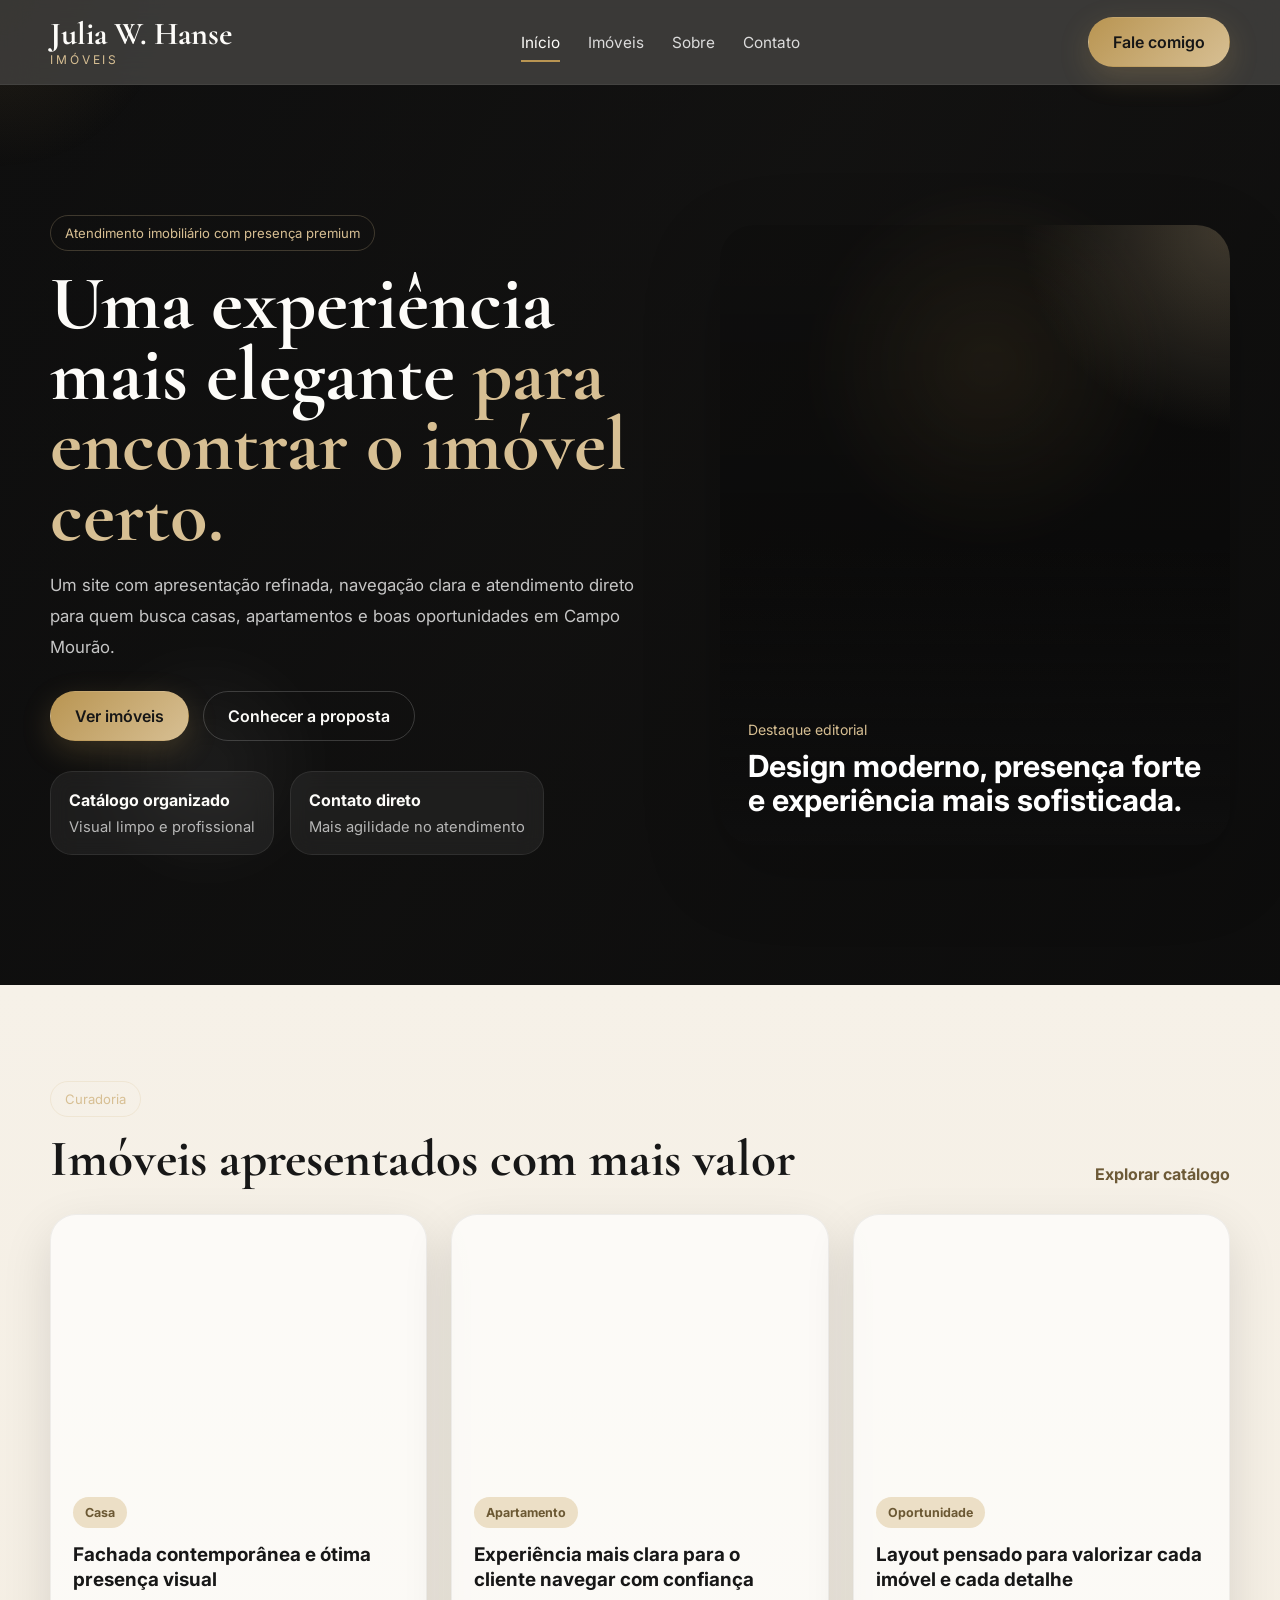
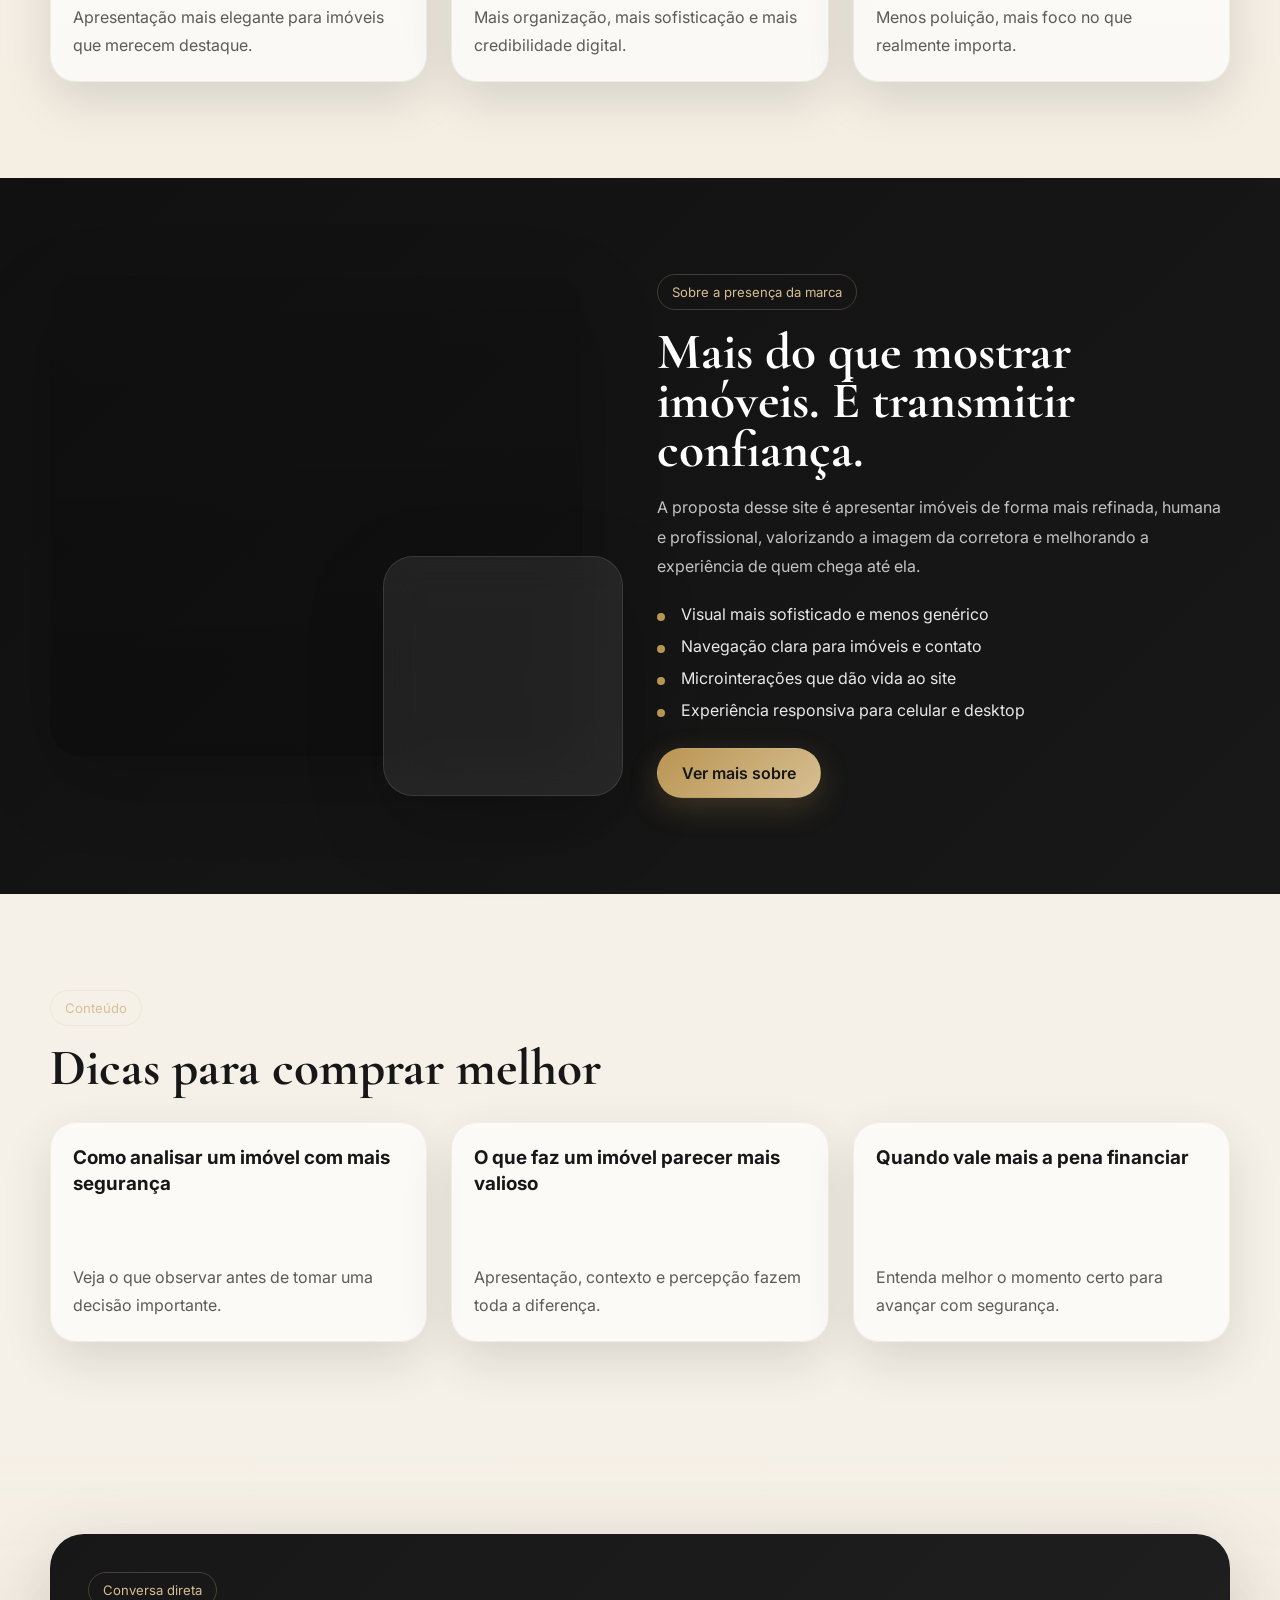
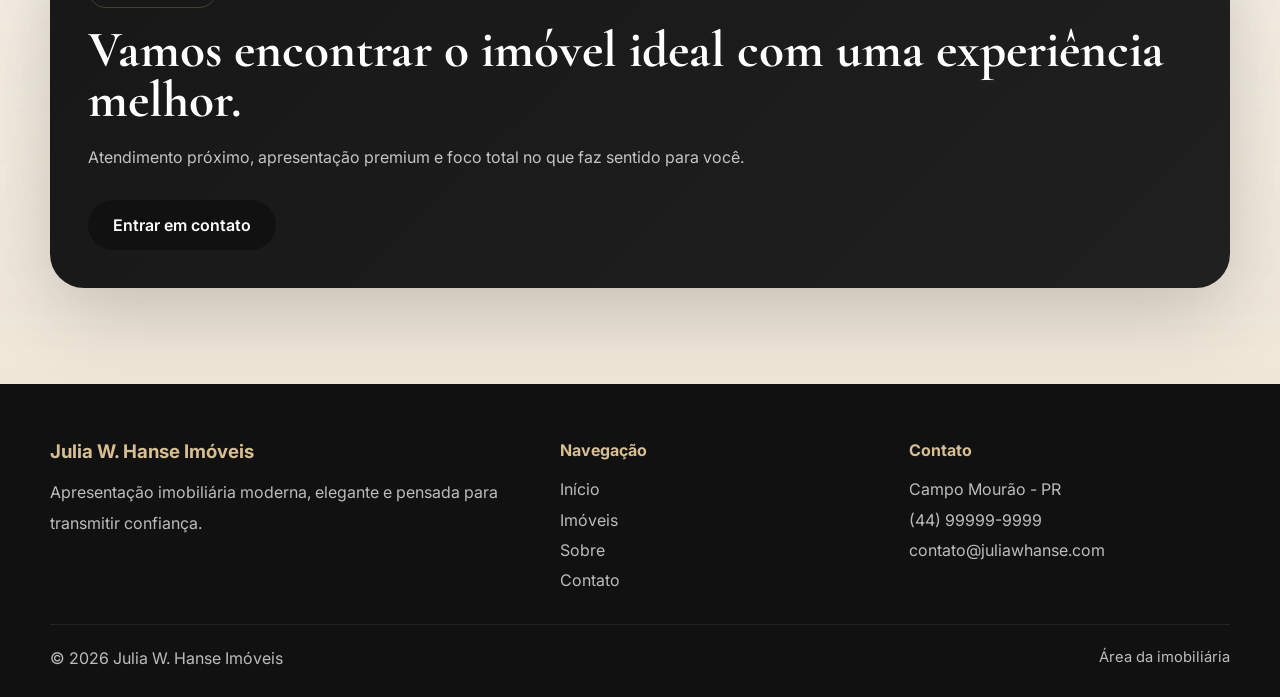
<file: index.html>
<!DOCTYPE html>
<html lang="pt-BR">
<head>
  <meta charset="UTF-8" />
  <meta name="viewport" content="width=device-width, initial-scale=1.0" />
  <title>Julia W. Hanse Imóveis</title>
  <meta name="description" content="Imóveis com apresentação premium, atendimento próximo e experiência moderna em Campo Mourão." />
  <link rel="preconnect" href="https://fonts.googleapis.com">
  <link rel="preconnect" href="https://fonts.gstatic.com" crossorigin>
  <link href="https://fonts.googleapis.com/css2?family=Inter:wght@400;500;600;700;800&family=Cormorant+Garamond:wght@600;700&display=swap" rel="stylesheet">
  <link rel="stylesheet" href="css/style.css" />
</head>
<body>
  <div class="cursor-glow"></div>

  <header class="site-header" id="siteHeader">
    <div class="container header-inner">
      <a href="index.html" class="brand">
        <span class="brand-title">Julia W. Hanse</span>
        <span class="brand-subtitle">Imóveis</span>
      </a>

      <nav class="desktop-nav">
        <a href="index.html" class="active">Início</a>
        <a href="imoveis.html">Imóveis</a>
        <a href="sobre.html">Sobre</a>
        <a href="contato.html">Contato</a>
      </nav>

      <div class="header-actions">
        <a href="contato.html" class="btn btn-gold">Fale comigo</a>
        <button class="menu-btn" id="menuBtn" aria-label="Abrir menu">
          <span></span><span></span>
        </button>
      </div>
    </div>

    <div class="mobile-menu" id="mobileMenu">
      <a href="index.html">Início</a>
      <a href="imoveis.html">Imóveis</a>
      <a href="sobre.html">Sobre</a>
      <a href="contato.html">Contato</a>
    </div>
  </header>

  <main>
    <section class="hero">
      <div class="hero-bg-shape hero-shape-1"></div>
      <div class="hero-bg-shape hero-shape-2"></div>

      <div class="container hero-grid">
        <div class="hero-content reveal">
          <span class="eyebrow">Atendimento imobiliário com presença premium</span>
          <h1>
            Uma experiência mais elegante
            <span>para encontrar o imóvel certo.</span>
          </h1>
          <p>
            Um site com apresentação refinada, navegação clara e atendimento direto para
            quem busca casas, apartamentos e boas oportunidades em Campo Mourão.
          </p>

          <div class="hero-actions-row">
            <a href="imoveis.html" class="btn btn-gold">Ver imóveis</a>
            <a href="sobre.html" class="btn btn-outline">Conhecer a proposta</a>
          </div>

          <div class="hero-stats">
            <div class="stat-card">
              <strong>Catálogo organizado</strong>
              <span>Visual limpo e profissional</span>
            </div>
            <div class="stat-card">
              <strong>Contato direto</strong>
              <span>Mais agilidade no atendimento</span>
            </div>
          </div>
        </div>

        <div class="hero-visual reveal delay-1">
          <div class="hero-photo-card floating-card">
            <div class="photo-overlay"></div>
            <div class="hero-photo-text">
              <span>Destaque editorial</span>
              <h3>Design moderno, presença forte e experiência mais sofisticada.</h3>
            </div>
          </div>
        </div>
      </div>
    </section>

    <section class="section soft-section">
      <div class="container">
        <div class="section-heading reveal">
          <div>
            <span class="eyebrow">Curadoria</span>
            <h2>Imóveis apresentados com mais valor</h2>
          </div>
          <a href="imoveis.html" class="text-link">Explorar catálogo</a>
        </div>

        <div class="featured-grid">
          <article class="featured-card reveal">
            <div class="featured-image img-house-1"></div>
            <div class="featured-body">
              <span class="pill">Casa</span>
              <h3>Fachada contemporânea e ótima presença visual</h3>
              <p>Apresentação mais elegante para imóveis que merecem destaque.</p>
            </div>
          </article>

          <article class="featured-card reveal delay-1">
            <div class="featured-image img-apto-1"></div>
            <div class="featured-body">
              <span class="pill">Apartamento</span>
              <h3>Experiência mais clara para o cliente navegar com confiança</h3>
              <p>Mais organização, mais sofisticação e mais credibilidade digital.</p>
            </div>
          </article>

          <article class="featured-card reveal delay-2">
            <div class="featured-image img-house-2"></div>
            <div class="featured-body">
              <span class="pill">Oportunidade</span>
              <h3>Layout pensado para valorizar cada imóvel e cada detalhe</h3>
              <p>Menos poluição, mais foco no que realmente importa.</p>
            </div>
          </article>
        </div>
      </div>
    </section>

    <section class="section dark-section">
      <div class="container about-home-grid">
        <div class="about-home-media reveal">
          <div class="about-stack">
            <div class="about-stack-card stack-card-main"></div>
            <div class="about-stack-card stack-card-small"></div>
          </div>
        </div>

        <div class="about-home-content reveal delay-1">
          <span class="eyebrow">Sobre a presença da marca</span>
          <h2>Mais do que mostrar imóveis. É transmitir confiança.</h2>
          <p>
            A proposta desse site é apresentar imóveis de forma mais refinada, humana e
            profissional, valorizando a imagem da corretora e melhorando a experiência
            de quem chega até ela.
          </p>
          <ul class="clean-list">
            <li>Visual mais sofisticado e menos genérico</li>
            <li>Navegação clara para imóveis e contato</li>
            <li>Microinterações que dão vida ao site</li>
            <li>Experiência responsiva para celular e desktop</li>
          </ul>
          <a href="sobre.html" class="btn btn-gold">Ver mais sobre</a>
        </div>
      </div>
    </section>

    <section class="section">
      <div class="container">
        <div class="section-heading reveal">
          <div>
            <span class="eyebrow">Conteúdo</span>
            <h2>Dicas para comprar melhor</h2>
          </div>
        </div>

        <div class="insights-grid">
          <article class="insight-card reveal">
            <h3>Como analisar um imóvel com mais segurança</h3>
            <p>Veja o que observar antes de tomar uma decisão importante.</p>
          </article>

          <article class="insight-card reveal delay-1">
            <h3>O que faz um imóvel parecer mais valioso</h3>
            <p>Apresentação, contexto e percepção fazem toda a diferença.</p>
          </article>

          <article class="insight-card reveal delay-2">
            <h3>Quando vale mais a pena financiar</h3>
            <p>Entenda melhor o momento certo para avançar com segurança.</p>
          </article>
        </div>
      </div>
    </section>

    <section class="section cta-section">
      <div class="container cta-box reveal">
        <div>
          <span class="eyebrow">Conversa direta</span>
          <h2>Vamos encontrar o imóvel ideal com uma experiência melhor.</h2>
          <p>Atendimento próximo, apresentação premium e foco total no que faz sentido para você.</p>
        </div>
        <a href="contato.html" class="btn btn-dark">Entrar em contato</a>
      </div>
    </section>
  </main>

  <footer class="site-footer">
    <div class="container footer-grid">
      <div>
        <h3>Julia W. Hanse Imóveis</h3>
        <p>Apresentação imobiliária moderna, elegante e pensada para transmitir confiança.</p>
      </div>

      <div>
        <h4>Navegação</h4>
        <ul>
          <li><a href="index.html">Início</a></li>
          <li><a href="imoveis.html">Imóveis</a></li>
          <li><a href="sobre.html">Sobre</a></li>
          <li><a href="contato.html">Contato</a></li>
        </ul>
      </div>

      <div>
        <h4>Contato</h4>
        <ul>
          <li>Campo Mourão - PR</li>
          <li>(44) 99999-9999</li>
          <li>contato@juliawhanse.com</li>
        </ul>
      </div>
    </div>

    <div class="footer-bottom container">
      <p>© 2026 Julia W. Hanse Imóveis</p>
      <a href="login.html" class="area-link">Área da imobiliária</a>
    </div>
  </footer>

  <script src="js/main.js"></script>
</body>
</html>
</file>
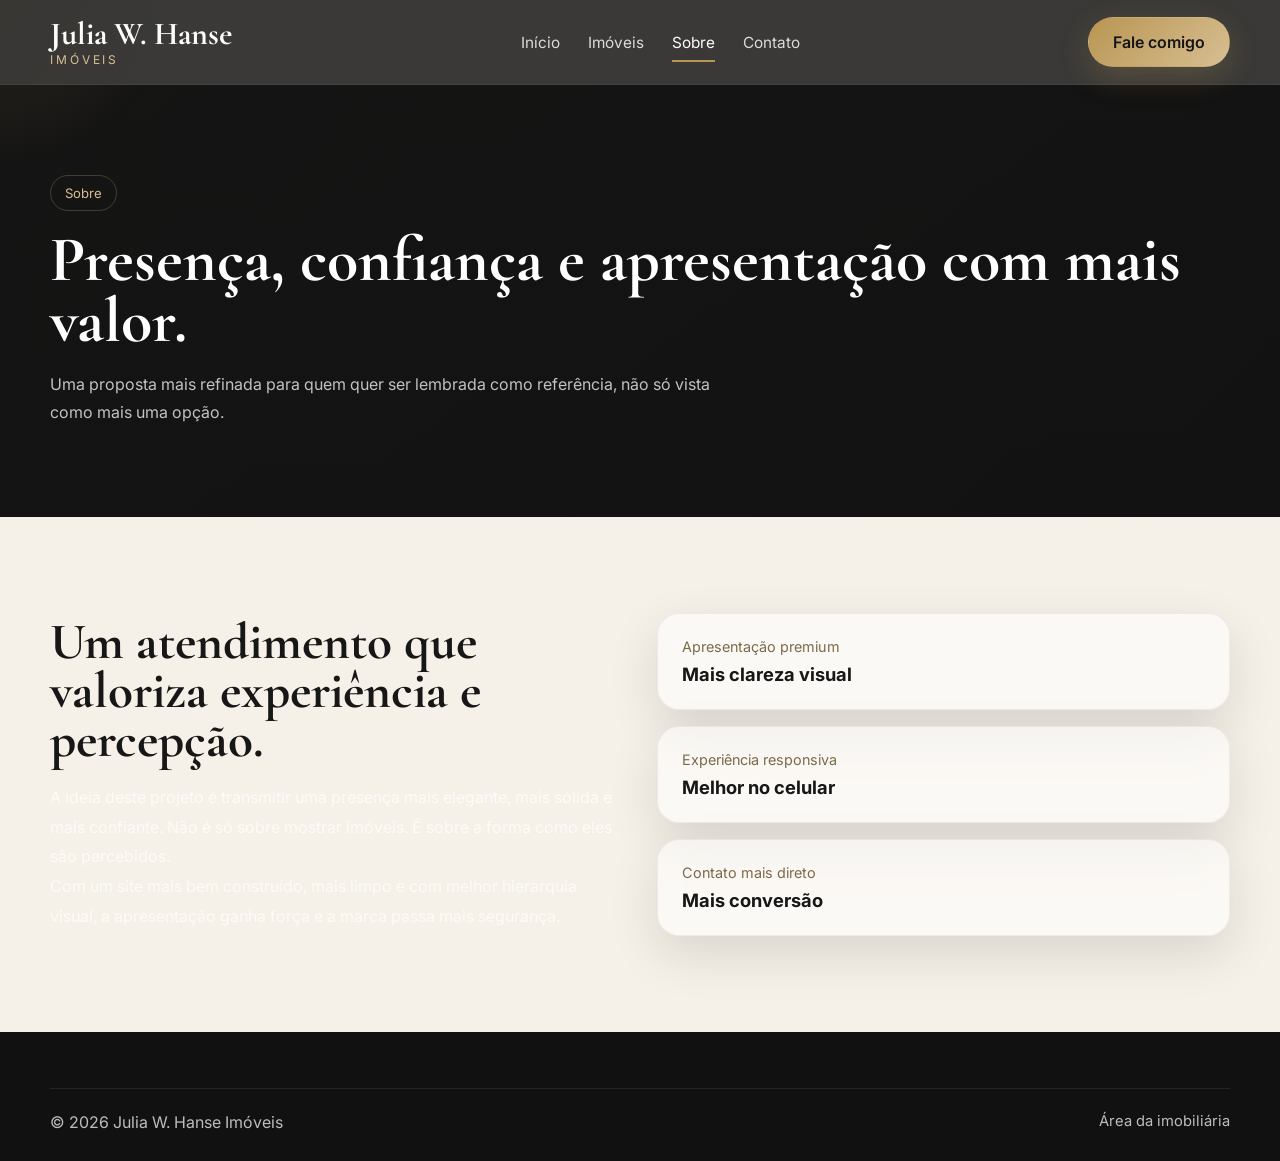
<file: sobre.html>
<!DOCTYPE html>
<html lang="pt-BR">
<head>
  <meta charset="UTF-8" />
  <meta name="viewport" content="width=device-width, initial-scale=1.0" />
  <title>Sobre | Julia W. Hanse Imóveis</title>
  <link rel="preconnect" href="https://fonts.googleapis.com">
  <link rel="preconnect" href="https://fonts.gstatic.com" crossorigin>
  <link href="https://fonts.googleapis.com/css2?family=Inter:wght@400;500;600;700;800&family=Cormorant+Garamond:wght@600;700&display=swap" rel="stylesheet">
  <link rel="stylesheet" href="css/style.css" />
</head>
<body>
  <div class="cursor-glow"></div>

  <header class="site-header" id="siteHeader">
    <div class="container header-inner">
      <a href="index.html" class="brand">
        <span class="brand-title">Julia W. Hanse</span>
        <span class="brand-subtitle">Imóveis</span>
      </a>

      <nav class="desktop-nav">
        <a href="index.html">Início</a>
        <a href="imoveis.html">Imóveis</a>
        <a href="sobre.html" class="active">Sobre</a>
        <a href="contato.html">Contato</a>
      </nav>

      <div class="header-actions">
        <a href="contato.html" class="btn btn-gold">Fale comigo</a>
        <button class="menu-btn" id="menuBtn" aria-label="Abrir menu">
          <span></span><span></span>
        </button>
      </div>
    </div>

    <div class="mobile-menu" id="mobileMenu">
      <a href="index.html">Início</a>
      <a href="imoveis.html">Imóveis</a>
      <a href="sobre.html">Sobre</a>
      <a href="contato.html">Contato</a>
    </div>
  </header>

  <main>
    <section class="page-hero page-hero-about">
      <div class="container reveal">
        <span class="eyebrow">Sobre</span>
        <h1>Presença, confiança e apresentação com mais valor.</h1>
        <p>Uma proposta mais refinada para quem quer ser lembrada como referência, não só vista como mais uma opção.</p>
      </div>
    </section>

    <section class="section">
      <div class="container about-page-grid">
        <div class="about-page-text reveal">
          <h2>Um atendimento que valoriza experiência e percepção.</h2>
          <p>
            A ideia deste projeto é transmitir uma presença mais elegante, mais sólida e mais confiante.
            Não é só sobre mostrar imóveis. É sobre a forma como eles são percebidos.
          </p>
          <p>
            Com um site mais bem construído, mais limpo e com melhor hierarquia visual, a apresentação
            ganha força e a marca passa mais segurança.
          </p>
        </div>

        <div class="about-page-visual reveal delay-1">
          <div class="glass-card">
            <span>Apresentação premium</span>
            <strong>Mais clareza visual</strong>
          </div>
          <div class="glass-card">
            <span>Experiência responsiva</span>
            <strong>Melhor no celular</strong>
          </div>
          <div class="glass-card">
            <span>Contato mais direto</span>
            <strong>Mais conversão</strong>
          </div>
        </div>
      </div>
    </section>
  </main>

  <footer class="site-footer">
    <div class="container footer-bottom">
      <p>© 2026 Julia W. Hanse Imóveis</p>
      <a href="login.html" class="area-link">Área da imobiliária</a>
    </div>
  </footer>

  <script src="js/main.js"></script>
</body>
</html>
</file>
<file: css/style.css>
:root {
  --bg: #111111;
  --bg-soft: #1a1a1a;
  --paper: #f6f1e8;
  --paper-2: #efe7d8;
  --text: #171717;
  --text-soft: #5e5a55;
  --white: #fdfcf9;
  --gold: #b99552;
  --gold-light: #d7bf93;
  --line: rgba(23, 23, 23, 0.08);
  --shadow: 0 18px 50px rgba(0, 0, 0, 0.12);
  --shadow-lg: 0 25px 80px rgba(0, 0, 0, 0.18);
  --radius-xl: 34px;
  --radius-lg: 24px;
  --radius-md: 18px;
  --radius-sm: 12px;
  --container: 1180px;
  --ease: all 0.35s ease;
}

* {
  margin: 0;
  padding: 0;
  box-sizing: border-box;
}

html {
  scroll-behavior: smooth;
}

body {
  font-family: "Inter", sans-serif;
  background: var(--paper);
  color: var(--text);
  overflow-x: hidden;
}

a {
  text-decoration: none;
  color: inherit;
}

button,
input,
textarea,
select {
  font: inherit;
}

img {
  display: block;
  max-width: 100%;
}

.container {
  width: min(100% - 32px, var(--container));
  margin-inline: auto;
}

.cursor-glow {
  position: fixed;
  width: 340px;
  height: 340px;
  border-radius: 50%;
  background: radial-gradient(circle, rgba(185,149,82,0.12) 0%, rgba(185,149,82,0) 70%);
  pointer-events: none;
  z-index: 1;
  transform: translate(-50%, -50%);
  transition: transform 0.06s linear;
}

.site-header {
  position: sticky;
  top: 0;
  z-index: 200;
  background: rgba(17, 17, 17, 0.82);
  backdrop-filter: blur(16px);
  border-bottom: 1px solid rgba(255,255,255,0.05);
  transition: var(--ease);
}

.site-header.scrolled {
  background: rgba(17, 17, 17, 0.95);
  box-shadow: 0 10px 40px rgba(0,0,0,0.16);
}

.header-inner {
  min-height: 84px;
  display: flex;
  align-items: center;
  justify-content: space-between;
  gap: 20px;
}

.brand {
  display: flex;
  flex-direction: column;
  line-height: 1;
  position: relative;
  z-index: 3;
}

.brand-title {
  font-family: "Cormorant Garamond", serif;
  font-size: 2rem;
  color: var(--white);
  font-weight: 700;
}

.brand-subtitle {
  color: var(--gold-light);
  text-transform: uppercase;
  letter-spacing: 0.24em;
  font-size: 0.75rem;
  margin-top: 4px;
}

.desktop-nav {
  display: flex;
  align-items: center;
  gap: 28px;
}

.desktop-nav a {
  color: rgba(255,255,255,0.82);
  font-size: 0.96rem;
  position: relative;
  transition: var(--ease);
}

.desktop-nav a::after {
  content: "";
  position: absolute;
  left: 0;
  bottom: -10px;
  width: 0;
  height: 1.5px;
  background: var(--gold);
  transition: var(--ease);
}

.desktop-nav a:hover,
.desktop-nav a.active {
  color: var(--white);
}

.desktop-nav a:hover::after,
.desktop-nav a.active::after {
  width: 100%;
}

.header-actions {
  display: flex;
  align-items: center;
  gap: 14px;
}

.btn {
  min-height: 50px;
  padding: 0 24px;
  border-radius: 999px;
  display: inline-flex;
  align-items: center;
  justify-content: center;
  transition: var(--ease);
  border: 1px solid transparent;
  font-weight: 600;
}

.btn-gold {
  background: linear-gradient(135deg, var(--gold), var(--gold-light));
  color: #161616;
  box-shadow: 0 10px 30px rgba(185,149,82,0.24);
}

.btn-gold:hover {
  transform: translateY(-2px);
  box-shadow: 0 16px 34px rgba(185,149,82,0.3);
}

.btn-outline {
  border-color: rgba(255,255,255,0.18);
  color: var(--white);
  background: transparent;
}

.btn-outline:hover {
  border-color: var(--gold-light);
  color: var(--gold-light);
}

.btn-dark {
  background: #111;
  color: #fff;
}

.btn-dark:hover {
  transform: translateY(-2px);
  background: #1e1e1e;
}

.menu-btn {
  display: none;
  width: 48px;
  height: 48px;
  border-radius: 50%;
  border: 1px solid rgba(255,255,255,0.1);
  background: transparent;
  position: relative;
}

.menu-btn span {
  position: absolute;
  left: 50%;
  width: 20px;
  height: 2px;
  background: #fff;
  transform: translateX(-50%);
  transition: var(--ease);
}

.menu-btn span:first-child {
  top: 18px;
}

.menu-btn span:last-child {
  top: 26px;
}

.mobile-menu {
  display: none;
  flex-direction: column;
  gap: 14px;
  padding: 0 16px 18px;
  background: #111;
}

.mobile-menu a {
  color: #fff;
  padding: 10px 0;
  border-bottom: 1px solid rgba(255,255,255,0.06);
}

.hero {
  position: relative;
  min-height: 100vh;
  display: flex;
  align-items: center;
  background:
    linear-gradient(rgba(11,11,11,0.72), rgba(11,11,11,0.82)),
    linear-gradient(120deg, #181818 0%, #252320 48%, #171614 100%);
  overflow: hidden;
}

.hero-bg-shape {
  position: absolute;
  border-radius: 50%;
  filter: blur(8px);
  opacity: 0.7;
}

.hero-shape-1 {
  width: 380px;
  height: 380px;
  background: radial-gradient(circle, rgba(185,149,82,0.18), transparent 70%);
  top: 10%;
  right: 8%;
  animation: floatSlow 8s ease-in-out infinite;
}

.hero-shape-2 {
  width: 260px;
  height: 260px;
  background: radial-gradient(circle, rgba(255,255,255,0.08), transparent 70%);
  bottom: 10%;
  left: 6%;
  animation: floatSlow 11s ease-in-out infinite reverse;
}

.hero-grid {
  display: grid;
  grid-template-columns: 1.05fr 0.95fr;
  gap: 36px;
  align-items: center;
  position: relative;
  z-index: 2;
}

.eyebrow {
  display: inline-block;
  padding: 9px 14px;
  border-radius: 999px;
  border: 1px solid rgba(215,191,147,0.24);
  color: var(--gold-light);
  font-size: 0.82rem;
  margin-bottom: 18px;
}

.hero h1,
.page-hero h1,
.section-heading h2,
.about-home-content h2,
.cta-box h2,
.about-page-text h2 {
  font-family: "Cormorant Garamond", serif;
}

.hero h1 {
  color: var(--white);
  font-size: clamp(3rem, 6vw, 5.4rem);
  line-height: 0.92;
  max-width: 720px;
}

.hero h1 span {
  color: var(--gold-light);
}

.hero p {
  color: rgba(255,255,255,0.76);
  margin-top: 18px;
  max-width: 620px;
  font-size: 1.05rem;
  line-height: 1.85;
}

.hero-actions-row {
  display: flex;
  gap: 14px;
  flex-wrap: wrap;
  margin-top: 28px;
}

.hero-stats {
  display: flex;
  gap: 16px;
  flex-wrap: wrap;
  margin-top: 30px;
}

.stat-card {
  padding: 18px;
  border-radius: 22px;
  background: rgba(255,255,255,0.06);
  border: 1px solid rgba(255,255,255,0.08);
  backdrop-filter: blur(10px);
  min-width: 220px;
}

.stat-card strong {
  color: var(--white);
  display: block;
  margin-bottom: 6px;
}

.stat-card span {
  color: rgba(255,255,255,0.68);
  font-size: 0.92rem;
}

.hero-visual {
  display: flex;
  justify-content: flex-end;
}

.hero-photo-card {
  width: min(100%, 510px);
  min-height: 620px;
  border-radius: 34px;
  position: relative;
  overflow: hidden;
  background:
    linear-gradient(rgba(0,0,0,0.14), rgba(0,0,0,0.4)),
    url('https://images.unsplash.com/photo-1600585154526-990dced4db0d?auto=format&fit=crop&w=1200&q=80') center/cover no-repeat;
  box-shadow: var(--shadow-lg);
}

.photo-overlay {
  position: absolute;
  inset: 0;
  background:
    linear-gradient(to top, rgba(17,17,17,0.68), transparent 48%),
    radial-gradient(circle at top right, rgba(215,191,147,0.25), transparent 26%);
}

.hero-photo-text {
  position: absolute;
  left: 28px;
  right: 28px;
  bottom: 28px;
  z-index: 2;
}

.hero-photo-text span {
  color: var(--gold-light);
  font-size: 0.88rem;
}

.hero-photo-text h3 {
  color: #fff;
  font-size: 1.9rem;
  line-height: 1.12;
  margin-top: 10px;
}

.floating-card {
  animation: cardFloat 6s ease-in-out infinite;
}

.page-hero {
  min-height: 48vh;
  display: flex;
  align-items: center;
  background:
    linear-gradient(rgba(17,17,17,0.72), rgba(17,17,17,0.82)),
    linear-gradient(135deg, #20201e, #151515);
  color: #fff;
}

.page-hero h1 {
  font-size: clamp(2.6rem, 5vw, 4.4rem);
  line-height: 0.96;
}

.page-hero p {
  max-width: 680px;
  color: rgba(255,255,255,0.74);
  margin-top: 18px;
  line-height: 1.8;
}

.section {
  padding: 96px 0;
  position: relative;
  z-index: 2;
}

.soft-section {
  background: linear-gradient(180deg, var(--paper) 0%, #f4eee3 100%);
}

.dark-section {
  background: linear-gradient(135deg, #111111, #181818);
  color: #fff;
}

.section-heading {
  display: flex;
  justify-content: space-between;
  align-items: end;
  gap: 20px;
  margin-bottom: 30px;
  flex-wrap: wrap;
}

.section-heading h2 {
  font-size: clamp(2.2rem, 4vw, 3.6rem);
  line-height: 0.95;
}

.text-link {
  color: #6d5a37;
  font-weight: 700;
  transition: var(--ease);
}

.text-link:hover {
  letter-spacing: 0.02em;
}

.featured-grid,
.insights-grid,
.catalog-grid {
  display: grid;
  grid-template-columns: repeat(3, 1fr);
  gap: 24px;
}

.featured-card,
.insight-card,
.catalog-card {
  background: rgba(255,255,255,0.66);
  border: 1px solid rgba(23,23,23,0.06);
  border-radius: 26px;
  overflow: hidden;
  box-shadow: var(--shadow);
  transition: var(--ease);
}

.featured-card:hover,
.insight-card:hover,
.catalog-card:hover {
  transform: translateY(-8px);
}

.featured-image {
  height: 260px;
  background-size: cover;
  background-position: center;
}

.img-house-1 {
  background-image: url('https://images.unsplash.com/photo-1570129477492-45c003edd2be?auto=format&fit=crop&w=1200&q=80');
}

.img-apto-1 {
  background-image: url('https://images.unsplash.com/photo-1494526585095-c41746248156?auto=format&fit=crop&w=1200&q=80');
}

.img-house-2 {
  background-image: url('https://images.unsplash.com/photo-1605146769289-440113cc3d00?auto=format&fit=crop&w=1200&q=80');
}

.featured-body,
.insight-card,
.catalog-body {
  padding: 22px;
}

.pill {
  display: inline-flex;
  padding: 8px 12px;
  border-radius: 999px;
  background: #ecdfc6;
  color: #6b5833;
  font-size: 0.78rem;
  font-weight: 700;
  margin-bottom: 14px;
}

.featured-body h3,
.insight-card h3,
.catalog-body h3,
.contact-info h2 {
  font-size: 1.18rem;
  line-height: 1.35;
  margin-bottom: 10px;
}

.featured-body p,
.insight-card p,
.catalog-body p {
  color: var(--text-soft);
  line-height: 1.75;
}

.about-home-grid,
.about-page-grid,
.contact-grid {
  display: grid;
  grid-template-columns: 1fr 1fr;
  gap: 34px;
  align-items: center;
}

.about-stack {
  position: relative;
  min-height: 520px;
}

.about-stack-card {
  position: absolute;
  border-radius: 30px;
  box-shadow: var(--shadow-lg);
}

.stack-card-main {
  inset: 0 40px 40px 0;
  background:
    linear-gradient(rgba(0,0,0,0.12), rgba(0,0,0,0.28)),
    url('https://images.unsplash.com/photo-1560518883-ce09059eeffa?auto=format&fit=crop&w=1200&q=80') center/cover no-repeat;
}

.stack-card-small {
  width: 240px;
  height: 240px;
  right: 0;
  bottom: 0;
  backdrop-filter: blur(18px);
  background: rgba(255,255,255,0.08);
  border: 1px solid rgba(255,255,255,0.1);
}

.about-home-content h2,
.about-page-text h2,
.cta-box h2 {
  font-size: clamp(2.2rem, 4vw, 3.6rem);
  line-height: 0.96;
  margin-bottom: 18px;
}

.about-home-content p,
.about-page-text p,
.cta-box p {
  color: rgba(255,255,255,0.74);
  line-height: 1.85;
}

.clean-list {
  display: grid;
  gap: 12px;
  margin: 22px 0 28px;
}

.clean-list li {
  list-style: none;
  padding-left: 24px;
  position: relative;
  color: rgba(255,255,255,0.9);
}

.clean-list li::before {
  content: "";
  width: 8px;
  height: 8px;
  border-radius: 50%;
  background: var(--gold);
  position: absolute;
  left: 0;
  top: 9px;
}

.insight-card {
  min-height: 220px;
  display: flex;
  flex-direction: column;
  justify-content: space-between;
}

.cta-section {
  background: linear-gradient(180deg, transparent 0%, #efe6d8 100%);
}

.cta-box {
  border-radius: 34px;
  background:
    linear-gradient(135deg, #171717, #202020);
  color: #fff;
  padding: 38px;
  display: flex;
  align-items: center;
  justify-content: space-between;
  gap: 28px;
  flex-wrap: wrap;
  box-shadow: var(--shadow-lg);
}

.filter-bar {
  display: grid;
  grid-template-columns: repeat(3, 1fr) auto;
  gap: 14px;
  background: rgba(255,255,255,0.75);
  border: 1px solid rgba(23,23,23,0.06);
  padding: 18px;
  border-radius: 26px;
  box-shadow: var(--shadow);
  margin-bottom: 28px;
}

.filter-field {
  display: flex;
  flex-direction: column;
  gap: 8px;
}

.filter-field label,
.form-field label {
  font-size: 0.88rem;
  font-weight: 600;
  color: #48443f;
}

.filter-field input,
.filter-field select,
.form-field input,
.form-field textarea {
  min-height: 54px;
  border-radius: 16px;
  border: 1px solid rgba(23,23,23,0.08);
  background: #fffdf9;
  padding: 0 16px;
  outline: none;
  transition: var(--ease);
}

.form-field textarea {
  min-height: 150px;
  resize: vertical;
  padding: 16px;
}

.filter-field input:focus,
.filter-field select:focus,
.form-field input:focus,
.form-field textarea:focus {
  border-color: var(--gold);
  box-shadow: 0 0 0 4px rgba(185,149,82,0.1);
}

.catalog-card {
  display: flex;
  flex-direction: column;
  overflow: hidden;
}

.catalog-image {
  height: 260px;
  background-size: cover;
  background-position: center;
  position: relative;
}

.catalog-badge {
  position: absolute;
  left: 16px;
  top: 16px;
  background: rgba(17,17,17,0.82);
  color: #fff;
  padding: 8px 12px;
  border-radius: 999px;
  font-size: 0.76rem;
}

.catalog-body {
  display: flex;
  flex-direction: column;
  gap: 12px;
  flex: 1;
}

.catalog-meta {
  display: flex;
  gap: 8px;
  flex-wrap: wrap;
}

.catalog-meta span {
  padding: 7px 10px;
  border-radius: 10px;
  background: #f1eadc;
  color: #5a503f;
  font-size: 0.86rem;
}

.catalog-price {
  font-size: 1.4rem;
  font-weight: 800;
  color: #171717;
  margin-top: auto;
}

.catalog-actions {
  display: flex;
  gap: 10px;
  flex-wrap: wrap;
}

.small-btn {
  min-height: 42px;
  padding: 0 16px;
  border-radius: 999px;
  border: none;
  cursor: pointer;
  transition: var(--ease);
  font-weight: 600;
}

.small-btn-dark {
  background: #171717;
  color: #fff;
}

.small-btn-dark:hover {
  transform: translateY(-2px);
}

.small-btn-light {
  background: #ecdfc6;
  color: #5c4b2e;
}

.imovel-modal {
  position: fixed;
  inset: 0;
  background: rgba(0,0,0,0.65);
  display: none;
  align-items: center;
  justify-content: center;
  z-index: 400;
  padding: 18px;
}

.imovel-modal.active {
  display: flex;
}

.imovel-modal-content {
  width: min(1040px, 100%);
  max-height: 90vh;
  overflow: auto;
  background: #fff;
  border-radius: 28px;
  padding: 24px;
  position: relative;
}

.modal-close {
  position: absolute;
  top: 16px;
  right: 16px;
  width: 44px;
  height: 44px;
  border-radius: 50%;
  border: none;
  background: #f0e6d4;
  cursor: pointer;
}

.modal-layout {
  display: grid;
  grid-template-columns: 1fr 1fr;
  gap: 24px;
}

.modal-image {
  min-height: 420px;
  border-radius: 24px;
  background-size: cover;
  background-position: center;
}

.modal-text h2 {
  font-family: "Cormorant Garamond", serif;
  font-size: 2.4rem;
  line-height: 0.98;
  margin-bottom: 14px;
}

.modal-text p {
  line-height: 1.8;
  color: #57524c;
}

.modal-data {
  display: grid;
  grid-template-columns: repeat(2, 1fr);
  gap: 10px;
  margin: 18px 0;
}

.modal-data div {
  background: #f4ecde;
  border-radius: 14px;
  padding: 12px;
  color: #4a463f;
}

.about-page-visual {
  display: grid;
  gap: 16px;
}

.glass-card {
  border-radius: 22px;
  padding: 24px;
  background: rgba(255,255,255,0.55);
  backdrop-filter: blur(14px);
  border: 1px solid rgba(23,23,23,0.06);
  box-shadow: var(--shadow);
}

.glass-card span {
  display: block;
  color: #7c6a49;
  margin-bottom: 8px;
  font-size: 0.9rem;
}

.glass-card strong {
  font-size: 1.15rem;
}

.contact-info,
.contact-form {
  background: rgba(255,255,255,0.66);
  border: 1px solid rgba(23,23,23,0.06);
  border-radius: 28px;
  padding: 28px;
  box-shadow: var(--shadow);
}

.info-box {
  padding: 16px 0;
  border-bottom: 1px solid rgba(23,23,23,0.06);
}

.info-box:last-child {
  border-bottom: none;
}

.info-box strong {
  display: block;
  margin-bottom: 6px;
}

.info-box span {
  color: var(--text-soft);
}

.form-row {
  display: grid;
  grid-template-columns: 1fr 1fr;
  gap: 14px;
}

.contact-form {
  display: grid;
  gap: 14px;
}

.site-footer {
  background: #111;
  color: #fff;
  padding: 56px 0 24px;
}

.footer-grid {
  display: grid;
  grid-template-columns: 1.2fr 0.8fr 0.8fr;
  gap: 28px;
  margin-bottom: 28px;
}

.site-footer h3,
.site-footer h4 {
  color: var(--gold-light);
  margin-bottom: 14px;
}

.site-footer p,
.site-footer li,
.site-footer a {
  color: rgba(255,255,255,0.72);
  line-height: 1.9;
  list-style: none;
}

.footer-bottom {
  border-top: 1px solid rgba(255,255,255,0.08);
  padding-top: 18px;
  display: flex;
  align-items: center;
  justify-content: space-between;
  gap: 14px;
  flex-wrap: wrap;
}

.area-link {
  font-size: 0.92rem;
  color: rgba(255,255,255,0.52);
  transition: var(--ease);
}

.area-link:hover {
  color: var(--gold-light);
}

.reveal {
  opacity: 0;
  transform: translateY(32px);
  transition: opacity 0.8s ease, transform 0.8s ease;
}

.reveal.show {
  opacity: 1;
  transform: translateY(0);
}

.delay-1 {
  transition-delay: 0.12s;
}

.delay-2 {
  transition-delay: 0.22s;
}

@keyframes floatSlow {
  0%, 100% { transform: translateY(0px); }
  50% { transform: translateY(-20px); }
}

@keyframes cardFloat {
  0%, 100% { transform: translateY(0px) rotate(0deg); }
  50% { transform: translateY(-12px) rotate(-0.6deg); }
}

@media (max-width: 1024px) {
  .desktop-nav,
  .header-actions .btn {
    display: none;
  }

  .menu-btn {
    display: block;
  }

  .hero-grid,
  .about-home-grid,
  .about-page-grid,
  .contact-grid,
  .modal-layout,
  .footer-grid {
    grid-template-columns: 1fr;
  }

  .featured-grid,
  .insights-grid,
  .catalog-grid {
    grid-template-columns: repeat(2, 1fr);
  }

  .filter-bar {
    grid-template-columns: 1fr 1fr;
  }
}

@media (max-width: 720px) {
  .cursor-glow {
    display: none;
  }

  .mobile-menu.active {
    display: flex;
  }

  .hero {
    min-height: auto;
    padding: 120px 0 80px;
  }

  .hero h1 {
    font-size: 2.8rem;
  }

  .page-hero h1 {
    font-size: 2.5rem;
  }

  .featured-grid,
  .insights-grid,
  .catalog-grid,
  .filter-bar,
  .form-row,
  .modal-data {
    grid-template-columns: 1fr;
  }

  .hero-photo-card {
    min-height: 420px;
  }

  .section {
    padding: 74px 0;
  }

  .cta-box,
  .contact-info,
  .contact-form,
  .imovel-modal-content {
    padding: 20px;
  }

  .header-inner {
    min-height: 76px;
  }
}
</file>
